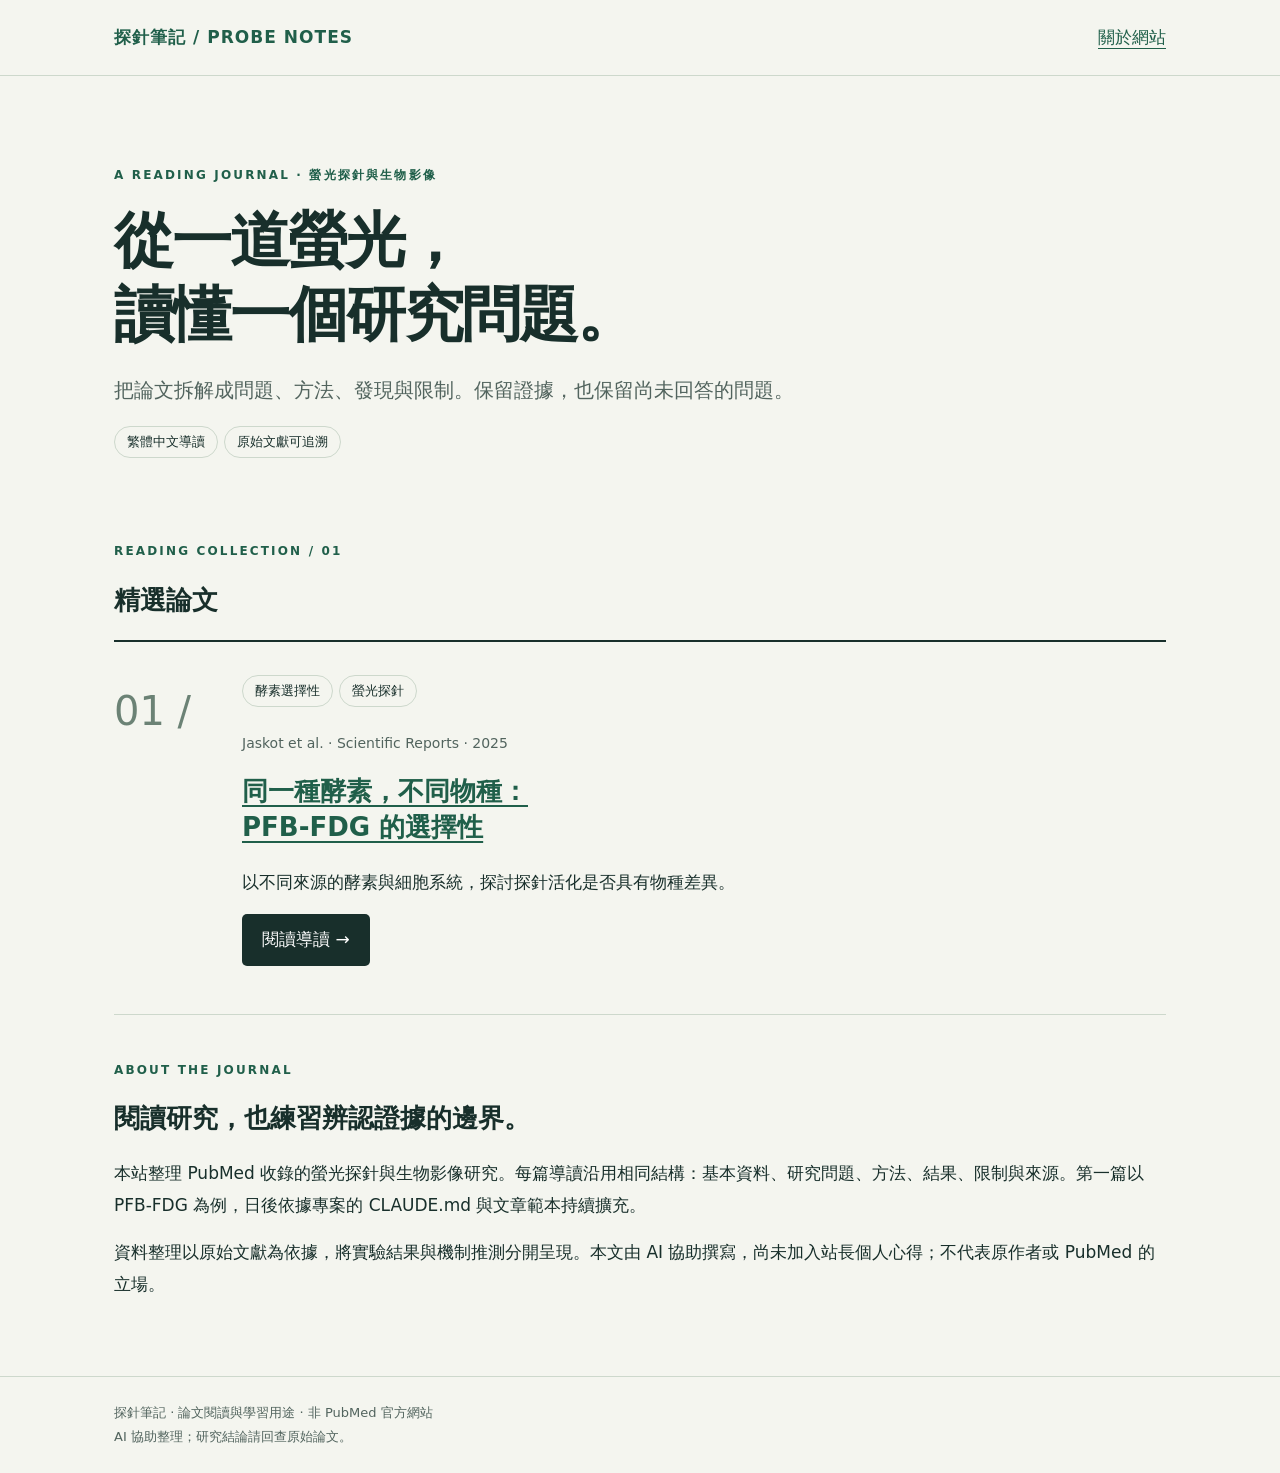
<file: index.html>
<!doctype html>
<html lang="zh-Hant"><head><meta charset="utf-8"><meta name="viewport" content="width=device-width,initial-scale=1"><meta name="description" content="以繁體中文整理螢光探針研究的問題、方法、發現與限制。"><title>首頁｜探針筆記</title><link rel="stylesheet" href="assets/style.css"></head><body><header><div class="wrap"><nav aria-label="主要導覽"><a class="brand" href="index.html">探針筆記 / PROBE NOTES</a><a href="index.html#about">關於網站</a></nav></div></header><main class="wrap"><section class="hero"><p class="eyebrow">A reading journal · 螢光探針與生物影像</p><h1>從一道螢光，<br>讀懂一個研究問題。</h1><p class="lead">把論文拆解成問題、方法、發現與限制。保留證據，也保留尚未回答的問題。</p><span class="tag">繁體中文導讀</span><span class="tag">原始文獻可追溯</span></section><section aria-labelledby="papers"><p class="eyebrow">Reading collection / 01</p><h2 id="papers">精選論文</h2><div class="paper"><div class="number">01 /</div><div><span class="tag">酵素選擇性</span><span class="tag">螢光探針</span><p class="meta">Jaskot et al. · Scientific Reports · 2025</p><h2><a href="papers/40603620.html">同一種酵素，不同物種：<br>PFB-FDG 的選擇性</a></h2><p>以不同來源的酵素與細胞系統，探討探針活化是否具有物種差異。</p><a class="button" href="papers/40603620.html">閱讀導讀 →</a></div></div></section><section class="about" id="about"><p class="eyebrow">About the journal</p><h2>閱讀研究，也練習辨認證據的邊界。</h2><p>本站整理 PubMed 收錄的螢光探針與生物影像研究。每篇導讀沿用相同結構：基本資料、研究問題、方法、結果、限制與來源。第一篇以 PFB-FDG 為例，日後依據專案的 CLAUDE.md 與文章範本持續擴充。</p><p>資料整理以原始文獻為依據，將實驗結果與機制推測分開呈現。本文由 AI 協助撰寫，尚未加入站長個人心得；不代表原作者或 PubMed 的立場。</p></section></main><footer><div class="wrap">探針筆記 · 論文閱讀與學習用途 · 非 PubMed 官方網站<br>AI 協助整理；研究結論請回查原始論文。</div></footer></body></html>
</file>
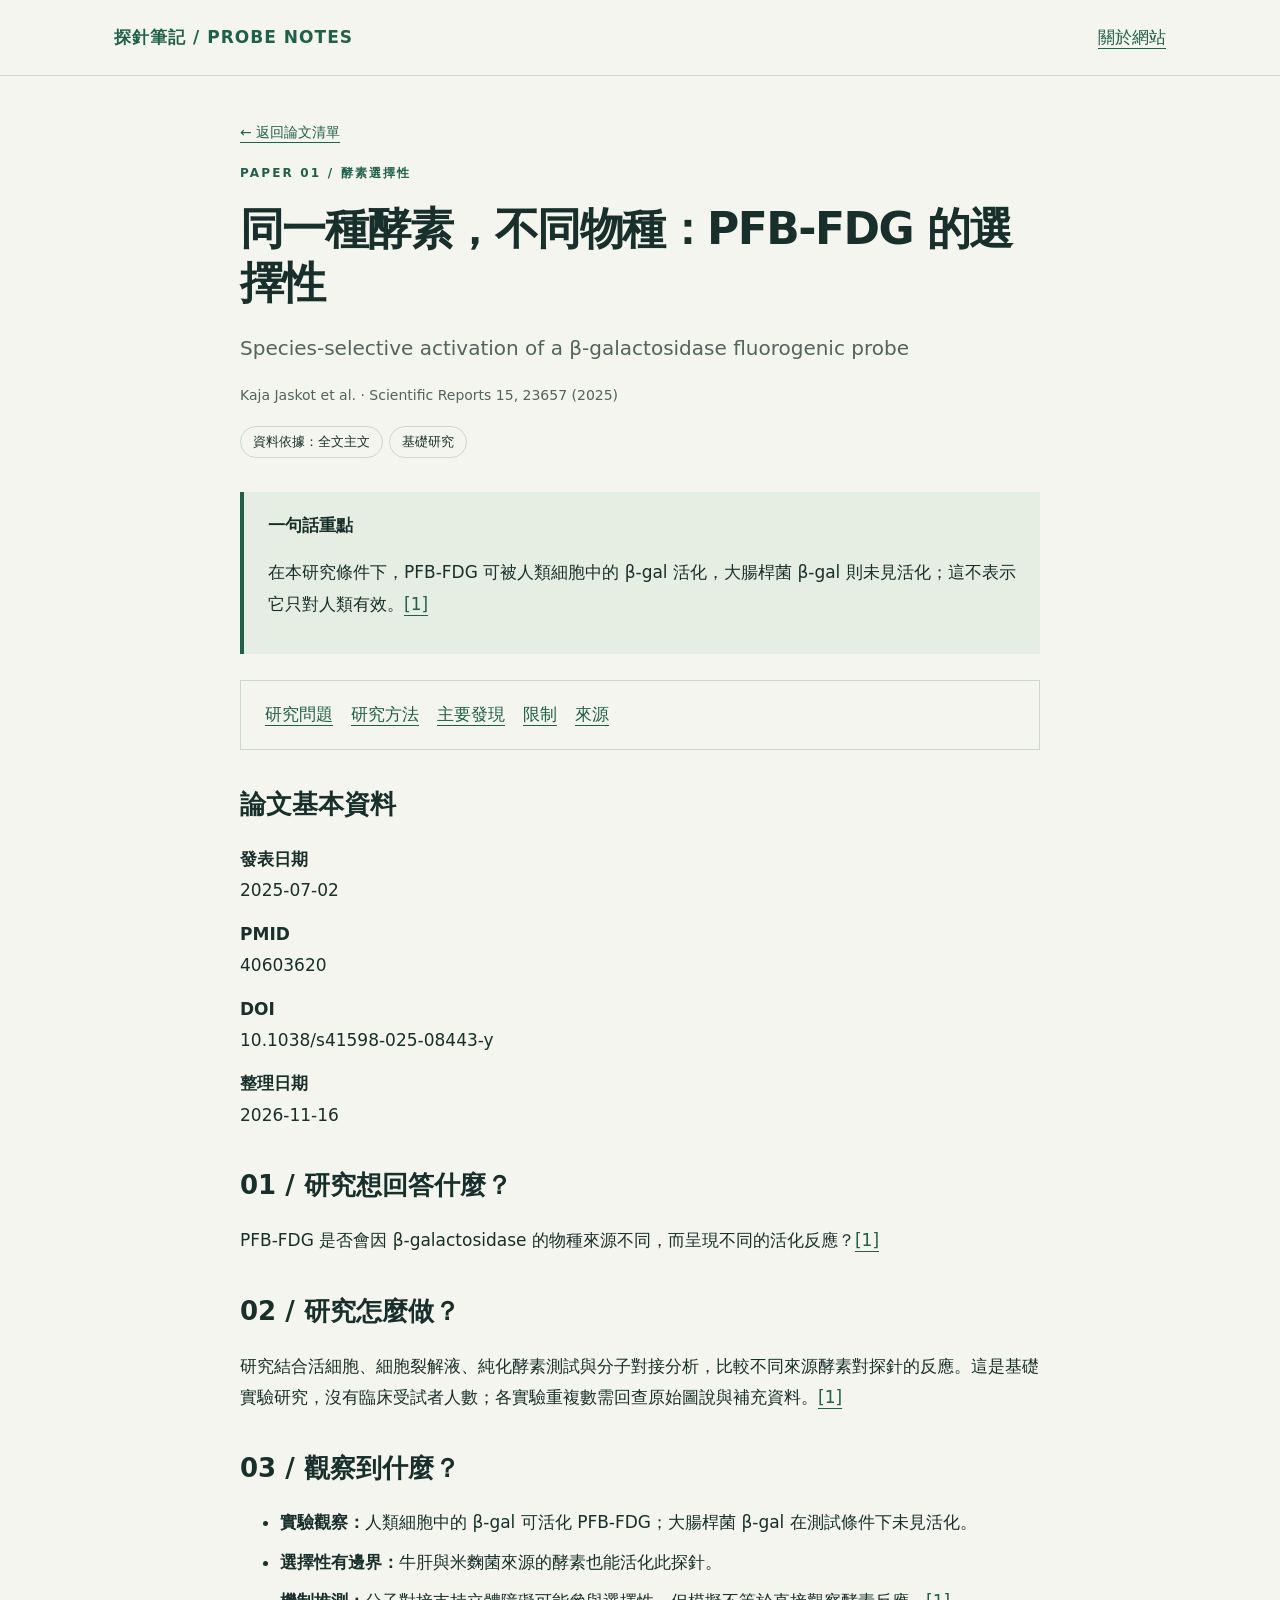
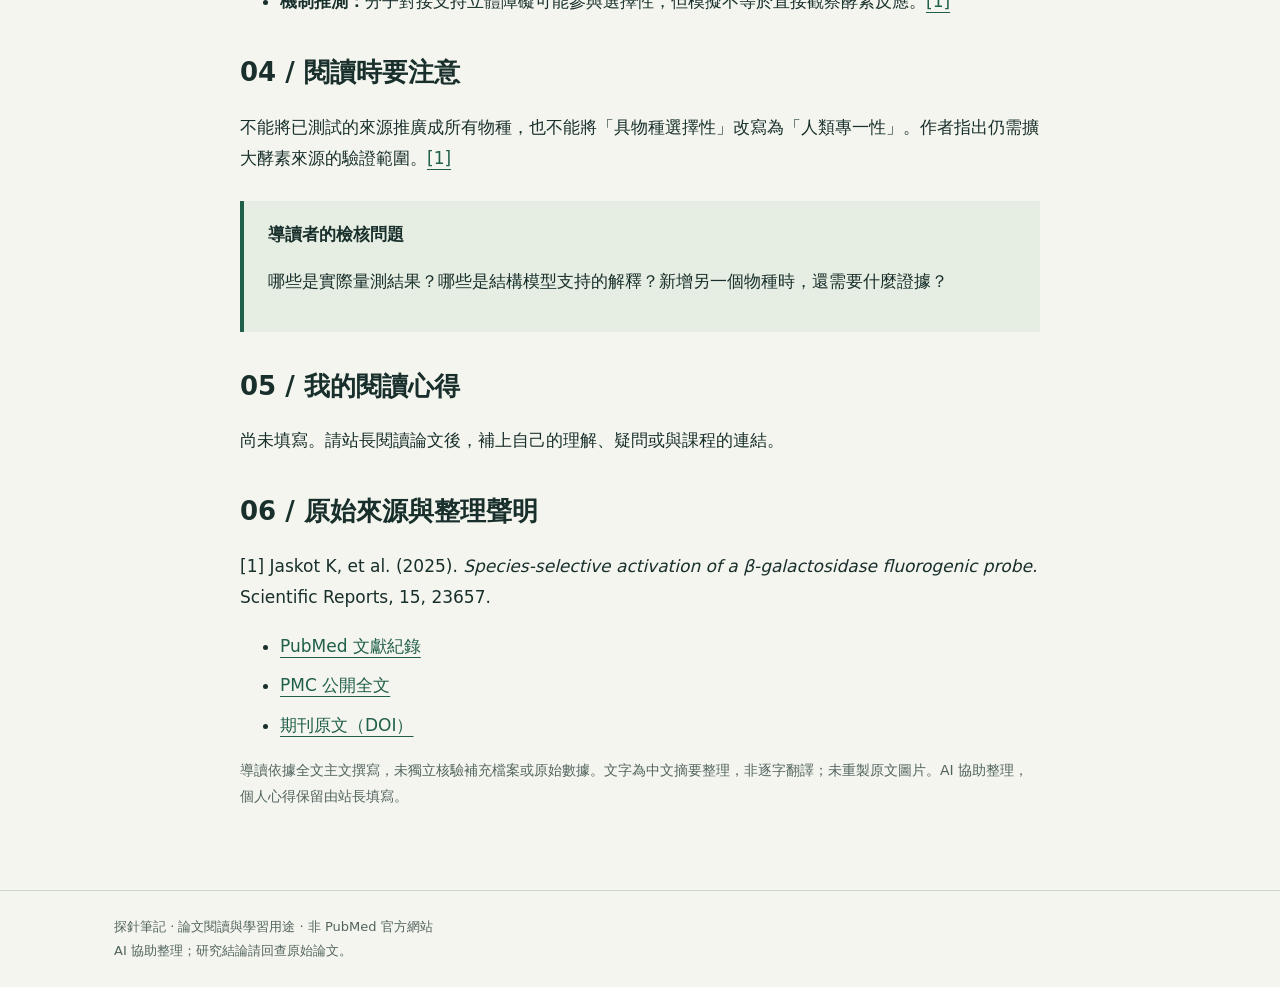
<file: papers/40603620.html>
<!doctype html>
<html lang="zh-Hant"><head><meta charset="utf-8"><meta name="viewport" content="width=device-width,initial-scale=1"><meta name="description" content="以繁體中文整理螢光探針研究的問題、方法、發現與限制。"><title>PFB-FDG 的物種選擇性｜探針筆記</title><link rel="stylesheet" href="../assets/style.css"></head><body><header><div class="wrap"><nav aria-label="主要導覽"><a class="brand" href="../index.html">探針筆記 / PROBE NOTES</a><a href="../index.html#about">關於網站</a></nav></div></header><main class="wrap"><article><a class="back" href="../index.html">← 返回論文清單</a><p class="eyebrow">Paper 01 / 酵素選擇性</p><h1>同一種酵素，不同物種：PFB-FDG 的選擇性</h1><p class="lead">Species-selective activation of a β-galactosidase fluorogenic probe</p><p class="meta">Kaja Jaskot et al. · Scientific Reports 15, 23657 (2025)</p><span class="tag">資料依據：全文主文</span><span class="tag">基礎研究</span><aside><strong>一句話重點</strong><p>在本研究條件下，PFB-FDG 可被人類細胞中的 β-gal 活化，大腸桿菌 β-gal 則未見活化；這不表示它只對人類有效。<a href="#sources">[1]</a></p></aside><div class="toc" aria-label="文章目錄"><a href="#question">研究問題</a><a href="#methods">研究方法</a><a href="#results">主要發現</a><a href="#limits">限制</a><a href="#sources">來源</a></div><section><h2>論文基本資料</h2><dl><dt>發表日期</dt><dd>2025-07-02</dd><dt>PMID</dt><dd>40603620</dd><dt>DOI</dt><dd>10.1038/s41598-025-08443-y</dd><dt>整理日期</dt><dd>2026-11-16</dd></dl></section><section id="question"><h2>01 / 研究想回答什麼？</h2><p>PFB-FDG 是否會因 β-galactosidase 的物種來源不同，而呈現不同的活化反應？<a href="#sources">[1]</a></p></section><section id="methods"><h2>02 / 研究怎麼做？</h2><p>研究結合活細胞、細胞裂解液、純化酵素測試與分子對接分析，比較不同來源酵素對探針的反應。這是基礎實驗研究，沒有臨床受試者人數；各實驗重複數需回查原始圖說與補充資料。<a href="#sources">[1]</a></p></section><section id="results"><h2>03 / 觀察到什麼？</h2><ul><li><strong>實驗觀察：</strong>人類細胞中的 β-gal 可活化 PFB-FDG；大腸桿菌 β-gal 在測試條件下未見活化。</li><li><strong>選擇性有邊界：</strong>牛肝與米麴菌來源的酵素也能活化此探針。</li><li><strong>機制推測：</strong>分子對接支持立體障礙可能參與選擇性，但模擬不等於直接觀察酵素反應。<a href="#sources">[1]</a></li></ul></section><section id="limits"><h2>04 / 閱讀時要注意</h2><p>不能將已測試的來源推廣成所有物種，也不能將「具物種選擇性」改寫為「人類專一性」。作者指出仍需擴大酵素來源的驗證範圍。<a href="#sources">[1]</a></p><aside><strong>導讀者的檢核問題</strong><p>哪些是實際量測結果？哪些是結構模型支持的解釋？新增另一個物種時，還需要什麼證據？</p></aside></section><section><h2>05 / 我的閱讀心得</h2><p>尚未填寫。請站長閱讀論文後，補上自己的理解、疑問或與課程的連結。</p></section><section id="sources"><h2>06 / 原始來源與整理聲明</h2><p>[1] Jaskot K, et al. (2025). <em>Species-selective activation of a β-galactosidase fluorogenic probe.</em> Scientific Reports, 15, 23657.</p><ul><li><a href="https://pubmed.ncbi.nlm.nih.gov/40603620/">PubMed 文獻紀錄</a></li><li><a href="https://pmc.ncbi.nlm.nih.gov/articles/PMC12222868/">PMC 公開全文</a></li><li><a href="https://doi.org/10.1038/s41598-025-08443-y">期刊原文（DOI）</a></li></ul><p class="meta">導讀依據全文主文撰寫，未獨立核驗補充檔案或原始數據。文字為中文摘要整理，非逐字翻譯；未重製原文圖片。AI 協助整理，個人心得保留由站長填寫。</p></section></article></main><footer><div class="wrap">探針筆記 · 論文閱讀與學習用途 · 非 PubMed 官方網站<br>AI 協助整理；研究結論請回查原始論文。</div></footer></body></html>
</file>
<file: assets/style.css>
:root{--bg:#f4f5ef;--ink:#182f2b;--muted:#52645e;--accent:#205f4a;--line:#cdd8cc}*{box-sizing:border-box}body{margin:0;background:var(--bg);color:var(--ink);font:17px/1.85 system-ui,"Microsoft JhengHei",sans-serif}a{color:var(--accent);text-underline-offset:5px}a:hover{color:#123b2c}a:focus-visible{outline:3px solid #b65a22;outline-offset:5px}.wrap{max-width:1100px;margin:auto;padding:0 24px}header{border-bottom:1px solid var(--line)}nav{display:flex;justify-content:space-between;gap:20px;align-items:center;padding:22px 0}.brand{font-weight:800;letter-spacing:.06em;text-decoration:none}.eyebrow{font:700 12px/1.5 system-ui;letter-spacing:.18em;text-transform:uppercase;color:var(--accent)}.hero{padding:74px 0 60px;max-width:850px}h1{font-size:clamp(32px,5vw,60px);line-height:1.23;letter-spacing:-.035em;margin:20px 0}h2{font-size:26px;line-height:1.4}h3{font-size:20px}p{margin:16px 0}.lead{font-size:20px;color:var(--muted);max-width:720px}.tag{display:inline-block;border:1px solid var(--line);border-radius:30px;padding:3px 12px;font-size:13px;margin:0 6px 8px 0}.paper{border-top:2px solid var(--ink);display:grid;grid-template-columns:100px 1fr;gap:28px;padding:32px 0 48px}.number{font-size:40px;color:#6b8275}.paper h2{margin-top:8px}.meta{font-size:14px;color:var(--muted)}.button{display:inline-block;background:var(--ink);color:white;padding:10px 20px;text-decoration:none;border-radius:5px}.button:hover{color:white;background:var(--accent)}.about{padding:30px 0 60px;border-top:1px solid var(--line)}footer{border-top:1px solid var(--line);padding:24px 0;font-size:13px;color:var(--muted)}article{max-width:800px;margin:auto;padding:40px 0 64px}article h1{font-size:clamp(30px,4vw,44px)}article section{margin-top:36px}aside{padding:18px 24px;border-left:4px solid var(--accent);background:#e6ede2;margin:26px 0}dt{font-weight:700}dd{margin:0 0 12px;overflow-wrap:anywhere}.toc{padding:18px 24px;border:1px solid var(--line)}.toc a{margin-right:18px;display:inline-block}li{margin:8px 0}.back{font-size:14px}@media(max-width:600px){.hero{padding:40px 0}.paper{grid-template-columns:1fr;gap:0}.number{font-size:24px}nav{align-items:flex-start}.wrap{padding:0 20px}}
</file>
